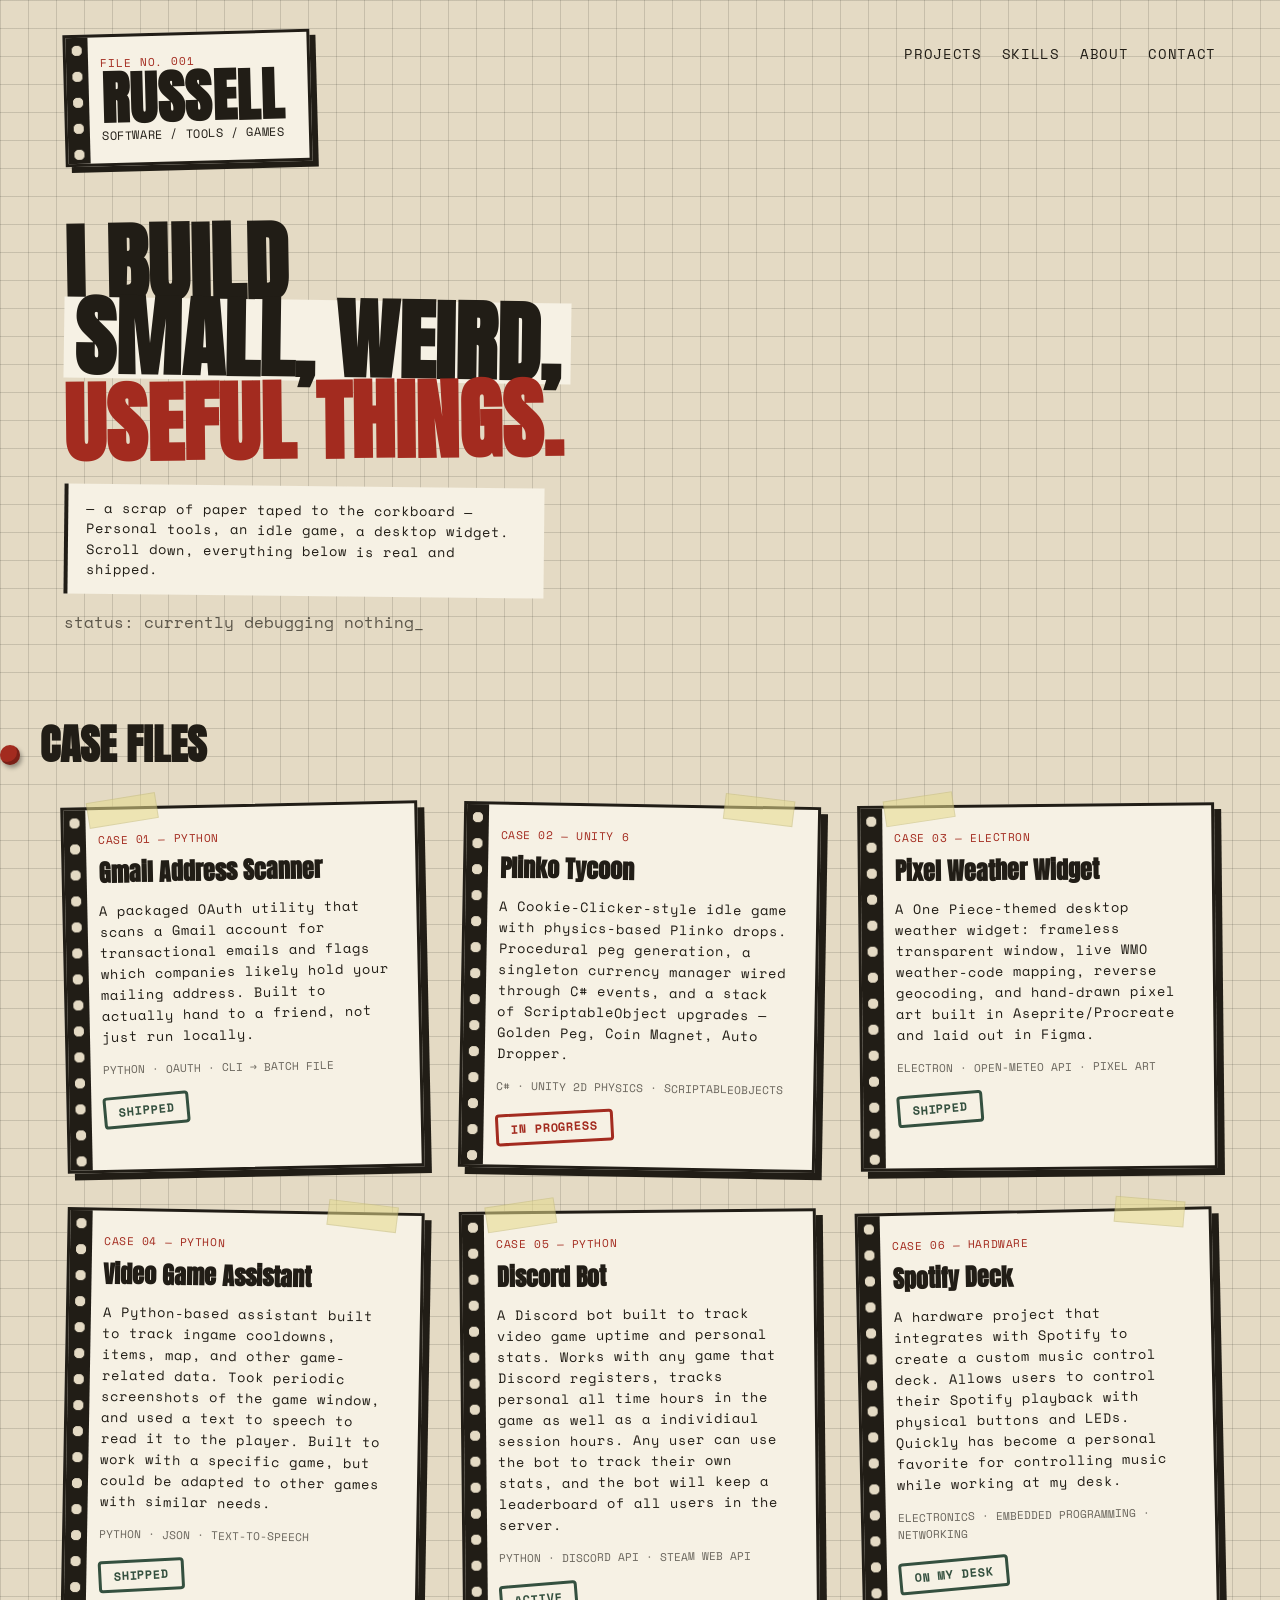
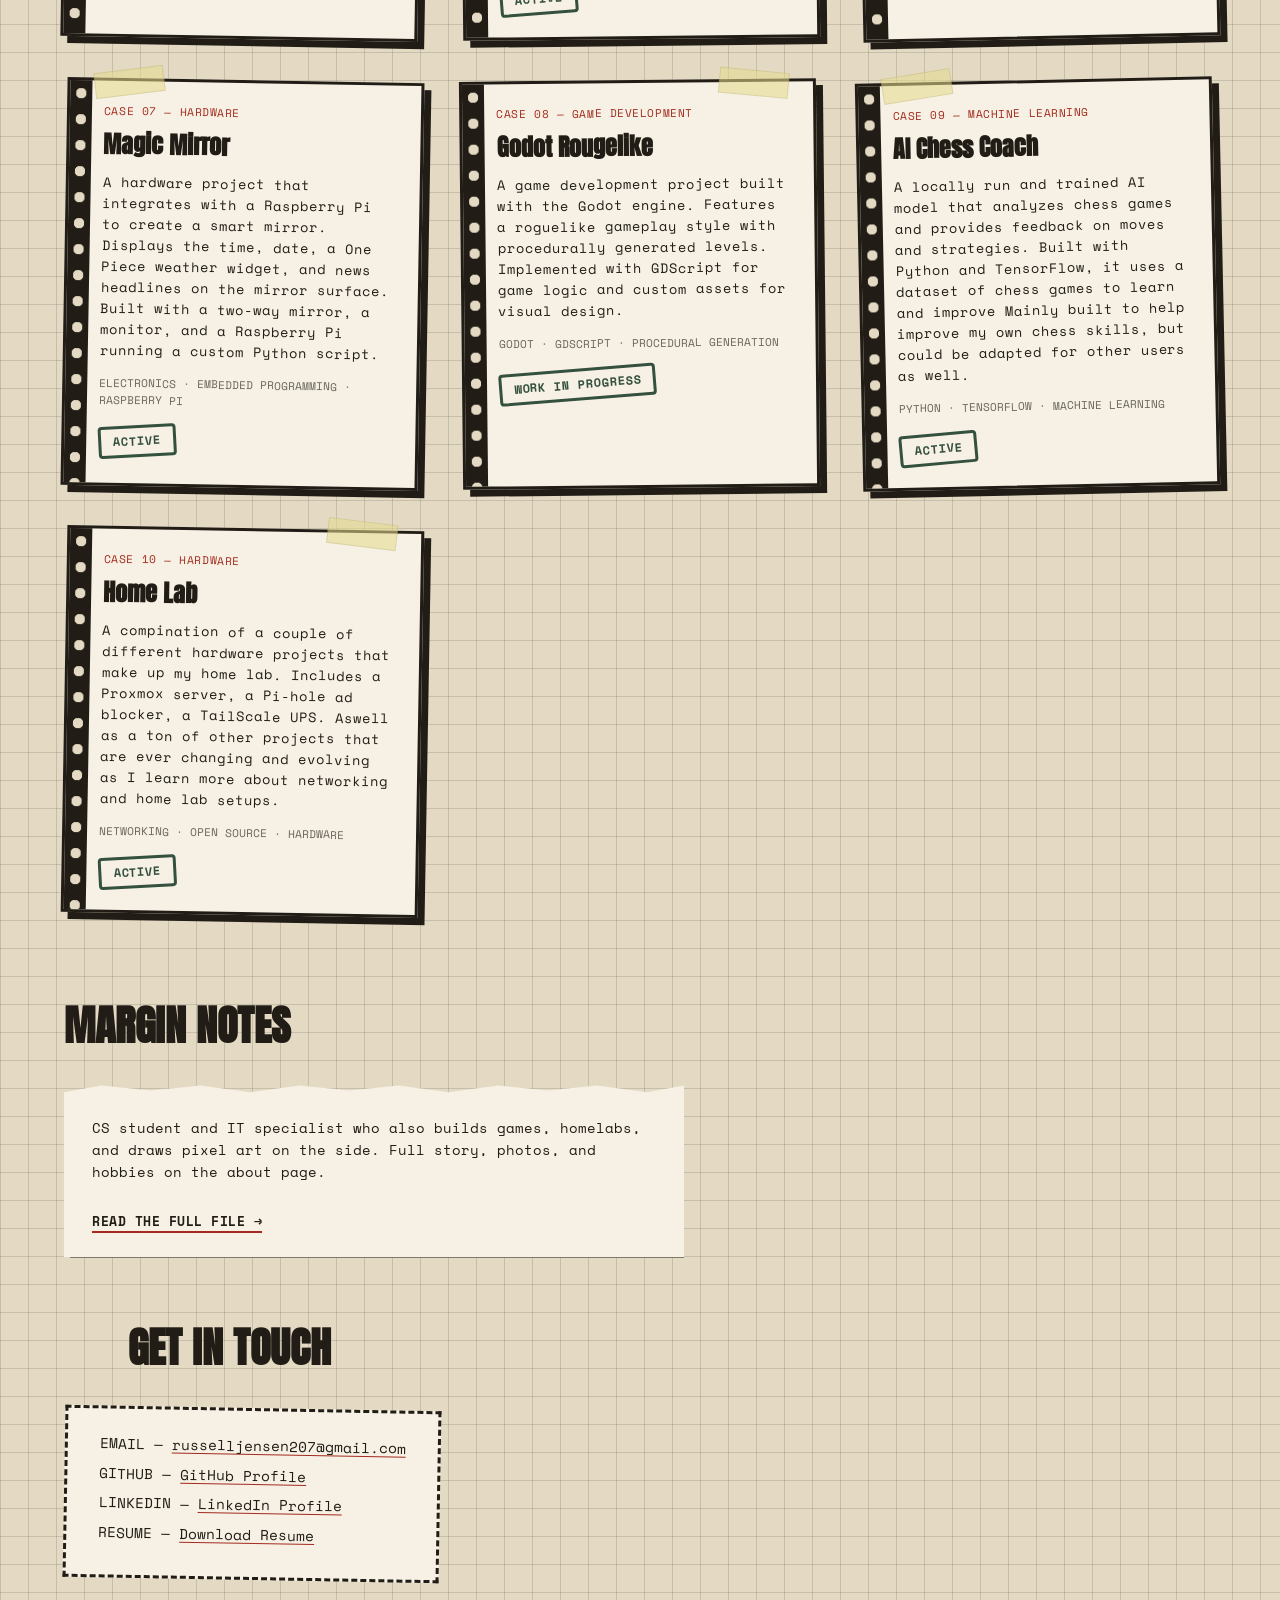
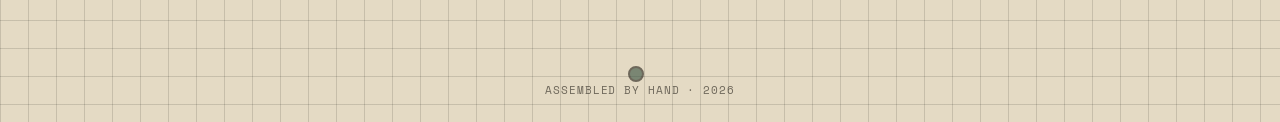
<file: index.html>
<!DOCTYPE html>
<html lang="en">
<head>
  <meta charset="UTF-8">
  <meta name="viewport" content="width=device-width, initial-scale=1.0">
  <title>Russell — Portfolio</title>

  <!-- Two fonts, two jobs: Anton for shouting, Space Mono for data/labels -->
  <link rel="preconnect" href="https://fonts.googleapis.com">
  <link href="https://fonts.googleapis.com/css2?family=Anton&family=Space+Mono:wght@400;700&display=swap" rel="stylesheet">

  <link rel="stylesheet" href="style.css">
</head>
<body>

  <!-- ============ HEADER ============ -->
  <header class="masthead">
    <div class="masthead__id-card">
      <span class="punch-strip" aria-hidden="true"></span>
      <p class="id-card__label">FILE NO. 001</p>
      <h1 class="id-card__name">RUSSELL</h1>
      <p class="id-card__role">SOFTWARE / TOOLS / GAMES</p>
    </div>

    <nav class="masthead__nav">
      <a href="#projects">PROJECTS</a>
      <a href="skills.html">SKILLS</a>
      <a href="about.html">ABOUT</a>
      <a href="#contact">CONTACT</a>
    </nav>
  </header>

  <main>

    <!-- ============ HERO ============ -->
    <section class="hero">
      <h2 class="hero__headline">
        <span>I BUILD</span>
        <span>SMALL, WEIRD,</span>
        <span>USEFUL THINGS.</span>
      </h2>
      <p class="hero__note">
        — a scrap of paper taped to the corkboard —<br>
        Personal tools, an idle game, a desktop widget. Scroll down,
        everything below is real and shipped.
      </p>

      <!-- TRINKET: a little terminal-style status line with a blinking cursor.
           Purely decorative (aria-hidden), just a nerdy flourish. -->
      <p class="hero__status" aria-hidden="true">
        status: currently debugging nothing<span class="blink-cursor">_</span>
      </p>
    </section>

    <!-- ============ PROJECTS (the corkboard) ============ -->
    <section id="projects" class="corkboard">

      <h2 class="section-title section-title--pinned">
        <!-- TRINKET: a little thumbtack that idly wobbles (see .pushpin in style.css) -->
        <span class="pushpin" aria-hidden="true"></span>
        CASE FILES
      </h2>

      <div class="corkboard__grid">

        <!-- Each .index-card is a project. data-tilt controls the pinned angle in CSS. -->
        <article class="index-card" data-tilt="a">
          <span class="punch-strip" aria-hidden="true"></span>
          <div class="tape tape--top-left" aria-hidden="true"></div>
          <p class="index-card__tag">CASE 01 — PYTHON</p>
          <h3 class="index-card__title">Gmail Address Scanner</h3>
          <p class="index-card__body">
            A packaged OAuth utility that scans a Gmail account for
            transactional emails and flags which companies likely hold
            your mailing address. Built to actually hand to a friend,
            not just run locally.
          </p>
          <p class="index-card__stack">PYTHON · OAUTH · CLI → BATCH FILE</p>
          <span class="stamp stamp--green">SHIPPED</span>
        </article>

        <article class="index-card" data-tilt="b">
          <span class="punch-strip" aria-hidden="true"></span>
          <div class="tape tape--top-right" aria-hidden="true"></div>
          <p class="index-card__tag">CASE 02 — UNITY 6</p>
          <h3 class="index-card__title">Plinko Tycoon</h3>
          <p class="index-card__body">
            A Cookie-Clicker-style idle game with physics-based Plinko
            drops. Procedural peg generation, a singleton currency
            manager wired through C# events, and a stack of
            ScriptableObject upgrades — Golden Peg, Coin Magnet,
            Auto Dropper.
          </p>
          <p class="index-card__stack">C# · UNITY 2D PHYSICS · SCRIPTABLEOBJECTS</p>
          <span class="stamp stamp--red">IN PROGRESS</span>
        </article>

        <article class="index-card" data-tilt="c">
          <span class="punch-strip" aria-hidden="true"></span>
          <div class="tape tape--top-left" aria-hidden="true"></div>
          <p class="index-card__tag">CASE 03 — ELECTRON</p>
          <h3 class="index-card__title">Pixel Weather Widget</h3>
          <p class="index-card__body">
            A One Piece-themed desktop weather widget: frameless
            transparent window, live WMO weather-code mapping, reverse
            geocoding, and hand-drawn pixel art built in Aseprite/Procreate and
            laid out in Figma.
          </p>
          <p class="index-card__stack">ELECTRON · OPEN-METEO API · PIXEL ART</p>
          <span class="stamp stamp--green">SHIPPED</span>
        </article>

        <article class="index-card" data-tilt="b">
          <span class="punch-strip" aria-hidden="true"></span>
          <div class="tape tape--top-right" aria-hidden="true"></div>
          <p class="index-card__tag">CASE 04 — PYTHON</p>
          <h3 class="index-card__title">Video Game Assistant</h3>
          <p class="index-card__body">
            A Python-based assistant built to track ingame cooldowns, items, map, and other game-related data.
            Took periodic screenshots of the game window, and used a text to speech to read it to the player.
            Built to work with a specific game, but could be adapted to other games with similar needs. 
          </p>
          <p class="index-card__stack">PYTHON · JSON · TEXT-TO-SPEECH </p>
          <span class="stamp stamp--green">SHIPPED</span>
        </article>

        <article class="index-card" data-tilt="c">
          <span class="punch-strip" aria-hidden="true"></span>
          <div class="tape tape--top-left" aria-hidden="true"></div>
          <p class="index-card__tag">CASE 05 — PYTHON</p>
          <h3 class="index-card__title">Discord Bot</h3>
          <p class="index-card__body">
            A Discord bot built to track video game uptime and personal stats.
            Works with any game that Discord registers, tracks personal all time hours in the game as well as a individiaul session hours.
            Any user can use the bot to track their own stats, and the bot will keep a leaderboard of all users in the server.
          </p>
          <p class="index-card__stack">PYTHON · DISCORD API · STEAM WEB API </p>
          <span class="stamp stamp--green">ACTIVE</span>
        </article>


        <article class="index-card" data-tilt="a">
          <span class="punch-strip" aria-hidden="true"></span>
          <div class="tape tape--top-right" aria-hidden="true"></div>
          <p class="index-card__tag">CASE 06 — HARDWARE</p>
          <h3 class="index-card__title">Spotify Deck</h3>
          <p class="index-card__body">
            A hardware project that integrates with Spotify to create a custom music control deck.
            Allows users to control their Spotify playback with physical buttons and LEDs.
            Quickly has become a personal favorite for controlling music while working at my desk.
          </p>
          <p class="index-card__stack">ELECTRONICS · EMBEDDED PROGRAMMING · NETWORKING </p>
          <span class="stamp stamp--green">ON MY DESK</span>
        </article>

        <article class="index-card" data-tilt="b">
          <span class="punch-strip" aria-hidden="true"></span>
          <div class="tape tape--top-left" aria-hidden="true"></div>
          <p class="index-card__tag">CASE 07 — HARDWARE</p>
          <h3 class="index-card__title">Magic Mirror</h3>
          <p class="index-card__body">
            A hardware project that integrates with a Raspberry Pi to create a smart mirror.
            Displays the time, date, a One Piece weather widget, and news headlines on the mirror surface.
            Built with a two-way mirror, a monitor, and a Raspberry Pi running a custom Python script.
          </p>
          <p class="index-card__stack">ELECTRONICS · EMBEDDED PROGRAMMING · RASPBERRY PI </p>
          <span class="stamp stamp--green">ACTIVE</span>
        </article>

        <article class="index-card" data-tilt="c">
          <span class="punch-strip" aria-hidden="true"></span>
          <div class="tape tape--top-right" aria-hidden="true"></div>
          <p class="index-card__tag">CASE 08 — GAME DEVELOPMENT</p>
          <h3 class="index-card__title">Godot Rougelike</h3>
          <p class="index-card__body">
            A game development project built with the Godot engine.
            Features a roguelike gameplay style with procedurally generated levels.
            Implemented with GDScript for game logic and custom assets for visual design.
          </p>
          <p class="index-card__stack">GODOT · GDSCRIPT · PROCEDURAL GENERATION </p>
          <span class="stamp stamp--green">WORK IN PROGRESS</span>
        </article>

        <article class="index-card" data-tilt="a">
          <span class="punch-strip" aria-hidden="true"></span>
          <div class="tape tape--top-left" aria-hidden="true"></div>
          <p class="index-card__tag">CASE 09 — MACHINE LEARNING</p>
          <h3 class="index-card__title">AI Chess Coach</h3>
          <p class="index-card__body">
            A locally run and trained AI model that analyzes chess games and provides feedback on moves and strategies.
            Built with Python and TensorFlow, it uses a dataset of chess games to learn and improve
            Mainly built to help improve my own chess skills, but could be adapted for other users as well.
          </p>
          <p class="index-card__stack">PYTHON · TENSORFLOW · MACHINE LEARNING </p>
          <span class="stamp stamp--green">ACTIVE</span>
        </article>

        <article class="index-card" data-tilt="b">
          <span class="punch-strip" aria-hidden="true"></span>
          <div class="tape tape--top-right" aria-hidden="true"></div>
          <p class="index-card__tag">CASE 10 — HARDWARE</p>
          <h3 class="index-card__title">Home Lab</h3>
          <p class="index-card__body">
            A compination of a couple of different hardware projects that make up my home lab.
            Includes a Proxmox server, a Pi-hole ad blocker, a TailScale UPS.
            Aswell as a ton of other projects that are ever changing and evolving as I learn more about networking and home lab setups.
          </p>
          <p class="index-card__stack">NETWORKING · OPEN SOURCE · HARDWARE </p>
          <span class="stamp stamp--green">ACTIVE</span>
        </article>

      </div>
    </section>

    <!-- ============ ABOUT (teaser — full page lives at about.html) ============ -->
    <section id="about-teaser" class="about-teaser">
      <h2 class="section-title">MARGIN NOTES</h2>
      <div class="about__clipping about__clipping--teaser">
        <p>
          CS student and IT specialist who also builds games, homelabs,
          and draws pixel art on the side. Full story, photos, and hobbies
          on the about page.
        </p>
        <a href="about.html" class="clipping-link">READ THE FULL FILE →</a>
      </div>
    </section>

    <!-- ============ CONTACT ============ -->
    <section id="contact" class="contact">
      <h2 class="section-title">GET IN TOUCH</h2>
      <div class="contact__card">
        <p class="contact__line">EMAIL — <a href="mailto:russelljensen207@gmail.com">russelljensen207@gmail.com</a></p>
        <p class="contact__line">GITHUB — <a href="https://github.com/RussellJ-7?tab=overview&amp;from=2026-08-01&amp;to=2026-08-31" target="_blank" rel="noopener noreferrer">GitHub Profile</a></p>
        <p class="contact__line">LINKEDIN — <a href="https://www.linkedin.com/in/russell-jensen-902366386/" target="_blank" rel="noopener noreferrer">LinkedIn Profile</a></p>
        <p class="contact__line">RESUME — <a href="Images/RJ-Resume.pdf" target="_blank" rel="noopener noreferrer">Download Resume</a></p>
      </div>
    </section>

  </main>

  <footer class="footer">
    <!-- TRINKET: a small spinning coin, a nod to the Plinko Tycoon currency icon.
         Pure decoration (aria-hidden), CSS-animated, no image file needed. -->
    <span class="coin-spinner" aria-hidden="true"></span>
    <p>ASSEMBLED BY HAND · <span id="year"></span></p>
  </footer>

  <script>
    document.getElementById('year').textContent = new Date().getFullYear();
  </script>

</body>
</html>
</file>
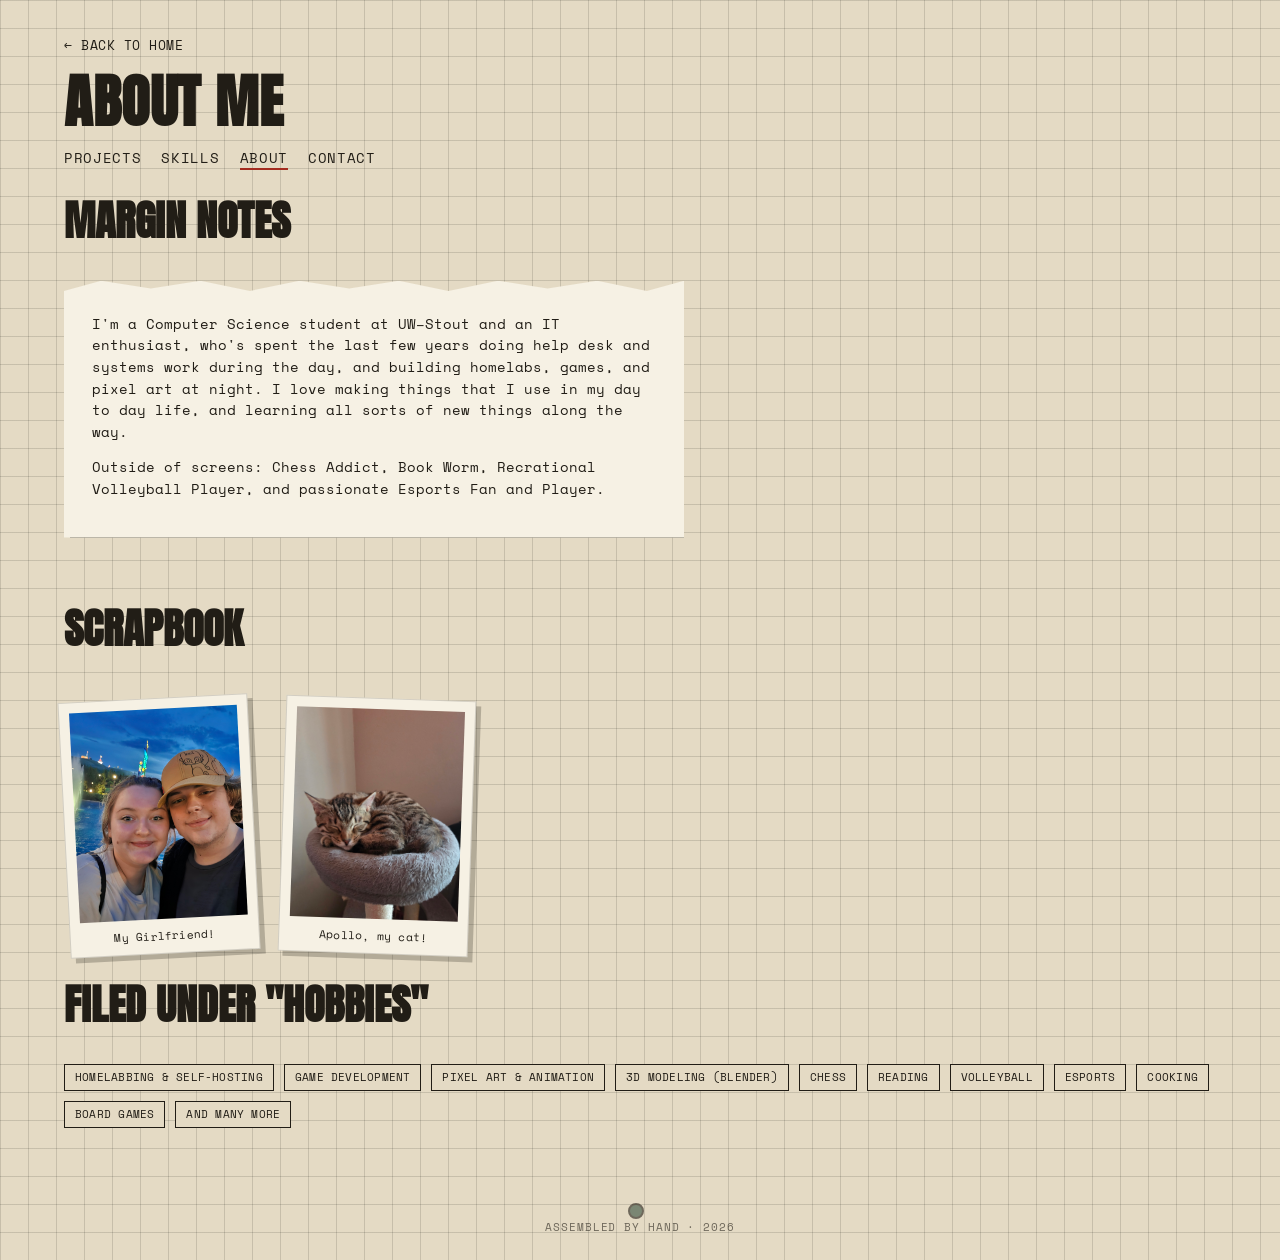
<file: about.html>
<!DOCTYPE html>
<html lang="en">
<head>
  <meta charset="UTF-8">
  <meta name="viewport" content="width=device-width, initial-scale=1.0">
  <title>About — Russell</title>
  <link rel="preconnect" href="https://fonts.googleapis.com">
  <link href="https://fonts.googleapis.com/css2?family=Anton&family=Space+Mono:wght@400;700&display=swap" rel="stylesheet">
  <link rel="stylesheet" href="style.css">
</head>
<body>

  <header class="page-header">
    <a href="index.html" class="page-header__back">← BACK TO HOME</a>
    <h1 class="id-card__name">ABOUT ME</h1>
    <nav class="page-header__nav">
      <a href="index.html#projects">PROJECTS</a>
      <a href="skills.html">SKILLS</a>
      <a href="about.html" aria-current="page">ABOUT</a>
      <a href="index.html#contact">CONTACT</a>
    </nav>
  </header>

  <main>

    <section class="about">
      <h2 class="section-title">MARGIN NOTES</h2>
      <div class="about__clipping">
        <p>
          I'm a Computer Science student at UW–Stout and an IT enthusiast,
          who's spent the last few years doing help desk and systems work
          during the day, and building homelabs, games, and pixel art at
          night. I love making things that I use in my day to day life, and learning all sorts of new things along the way.
        </p>
        <p>
          Outside of screens: Chess Addict, Book Worm,
           Recrational Volleyball Player, and passionate Esports Fan and Player.
        </p>
      </div>
    </section>

    <!-- ============ SCRAPBOOK ============
         Four polaroid-style frames. Each is currently a dashed
         placeholder — swap .polaroid__placeholder for a real <img>
         once you have photos (see the HTML comment on the first one). -->
    <section class="about-photos">
      <h2 class="section-title">SCRAPBOOK</h2>
      <div class="scrapbook">

        <!--
          HOW TO SWAP IN A REAL PHOTO:
          1. Put an image file in an /images folder next to this HTML file.
          2. Replace the whole <div class="polaroid__placeholder">...</div>
             with: <img src="images/your-file.jpg" alt="short description">
          Everything else (rotation, tape, caption) stays the same.
        -->
        <figure class="polaroid">
          <img src="Images/Pookie.jpg" alt="A picture of my girlfriend">
          <figcaption class="polaroid__caption">My Girlfriend!</figcaption>
        </figure>
        <!--
        <figure class="polaroid">
          <img src="Images/Chess.jpg" alt="An image of a chess board mid-game">
          <figcaption class="polaroid__caption">Chess!</figcaption>
        </figure>
        
        <figure class="polaroid">
          <img src="Images/Volleyball.jpg" alt="A picture of volleyball">
          <figcaption class="polaroid__caption">Volleyball!</figcaption>
        </figure>
      -->
        <figure class="polaroid">
          <img src="Images/Apollo.jpg" alt="A picture of my cat Apollo">
          <figcaption class="polaroid__caption">Apollo, my cat!</figcaption>
        </figure>

      </div>
    </section>

    <!-- ============ HOBBIES ============ -->
    <section class="about-hobbies">
      <h2 class="section-title">FILED UNDER "HOBBIES"</h2>
      <div class="hobby-tags">
        <span class="skill-tag">HOMELABBING & SELF-HOSTING</span>
        <span class="skill-tag">GAME DEVELOPMENT</span>
        <span class="skill-tag">PIXEL ART & ANIMATION</span>
        <span class="skill-tag">3D MODELING (BLENDER)</span>
        <span class="skill-tag">CHESS</span>
        <span class="skill-tag">READING</span>
        <span class="skill-tag">VOLLEYBALL</span>
        <span class="skill-tag">ESPORTS</span>
        <span class="skill-tag">COOKING</span>
        <span class="skill-tag">BOARD GAMES</span>
        <span class="skill-tag">AND MANY MORE</span>
      </div>
    </section>

  </main>

  <footer class="footer">
    <span class="coin-spinner" aria-hidden="true"></span>
    <p>ASSEMBLED BY HAND · <span id="year"></span></p>
  </footer>

  <script>
    document.getElementById('year').textContent = new Date().getFullYear();
  </script>

</body>
</html>
</file>
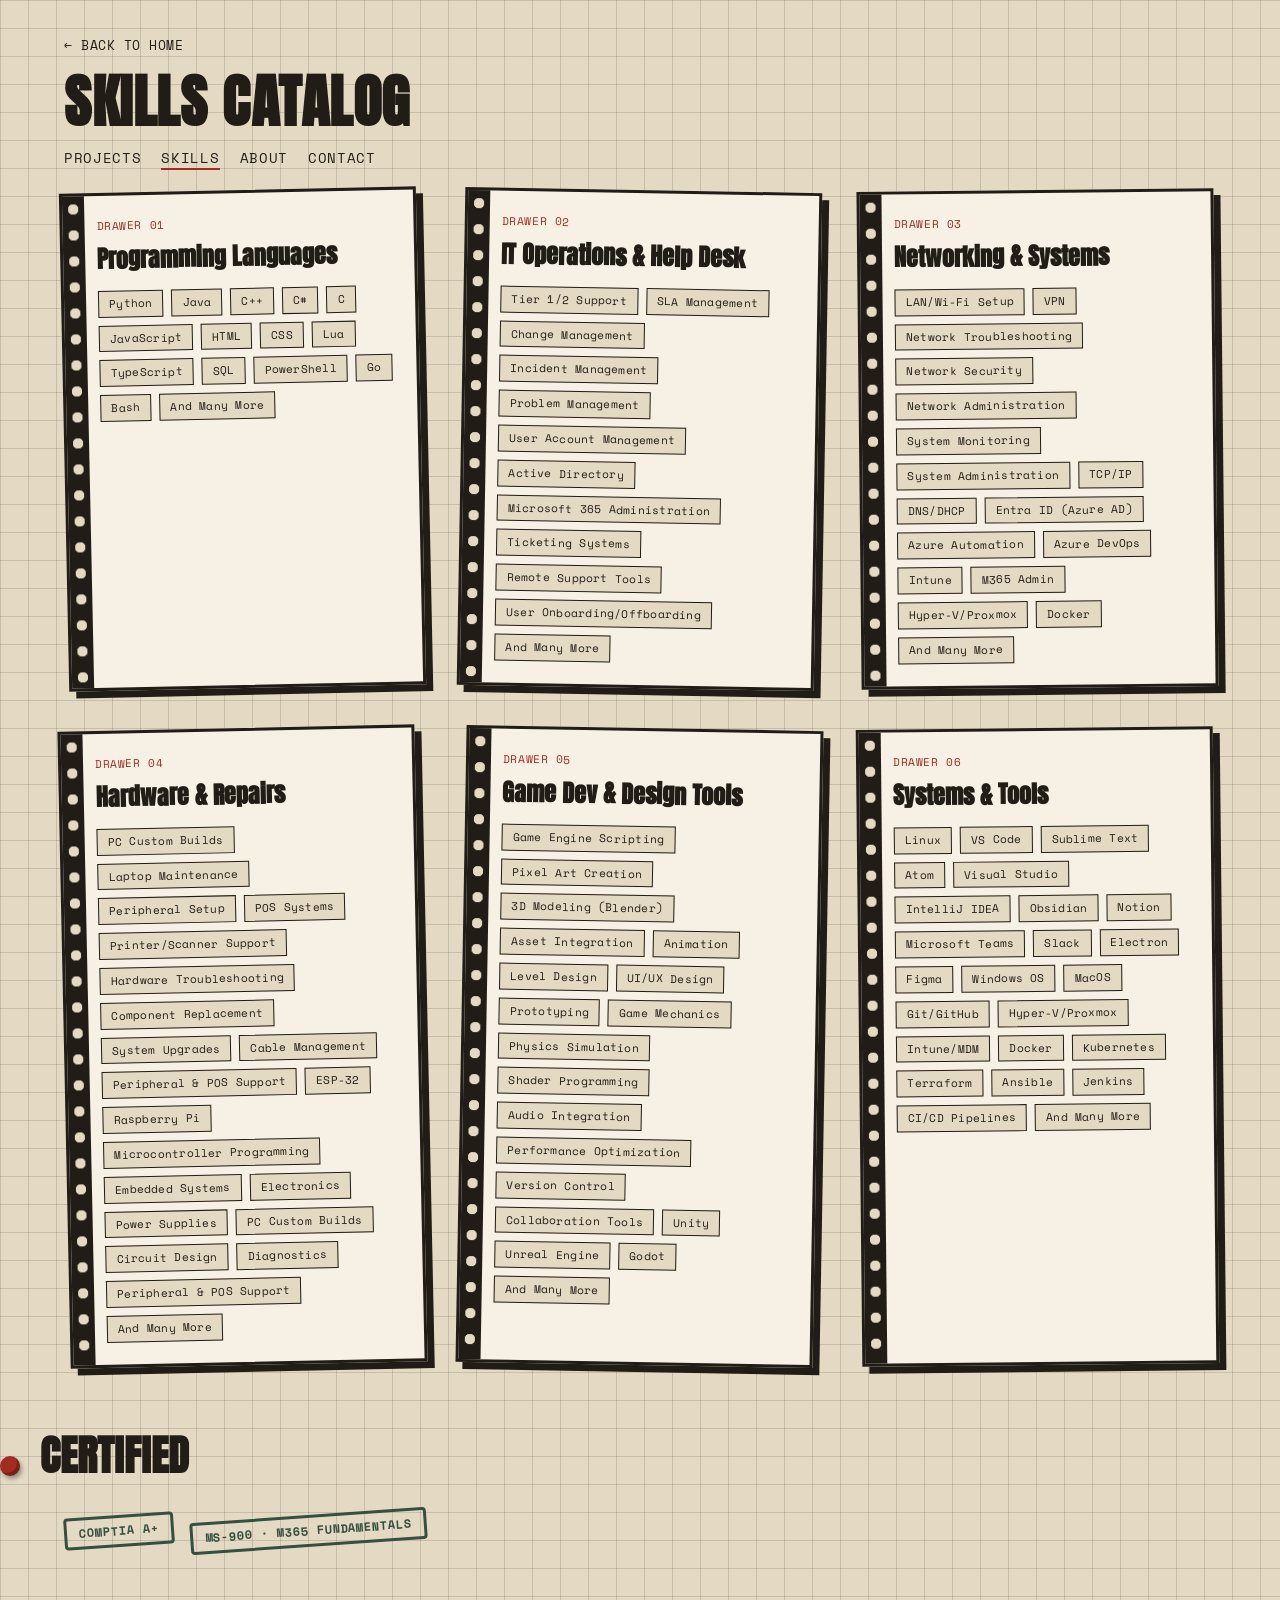
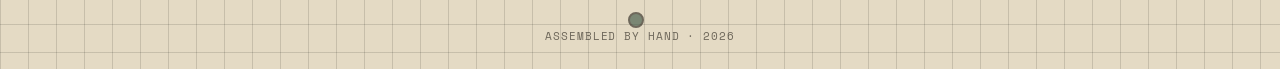
<file: skills.html>
<!DOCTYPE html>
<html lang="en">
<head>
  <meta charset="UTF-8">
  <meta name="viewport" content="width=device-width, initial-scale=1.0">
  <title>Skills — Russell</title>
  <link rel="preconnect" href="https://fonts.googleapis.com">
  <link href="https://fonts.googleapis.com/css2?family=Anton&family=Space+Mono:wght@400;700&display=swap" rel="stylesheet">
  <link rel="stylesheet" href="style.css">
</head>
<body>

  <header class="page-header">
    <a href="index.html" class="page-header__back">← BACK TO HOME</a>
    <h1 class="id-card__name">SKILLS CATALOG</h1>
    <nav class="page-header__nav">
      <a href="index.html#projects">PROJECTS</a>
      <a href="skills.html" aria-current="page">SKILLS</a>
      <a href="about.html">ABOUT</a>
      <a href="index.html#contact">CONTACT</a>
    </nav>
  </header>

  <main>

    <section class="skills-catalog">
      <div class="skills-catalog__grid">

        <article class="index-card" data-tilt="a">
          <span class="punch-strip" aria-hidden="true"></span>
          <p class="index-card__tag">DRAWER 01</p>
          <h3 class="index-card__title">Programming Languages</h3>
          <div class="skill-tags">
            <span class="skill-tag">Python</span>
            <span class="skill-tag">Java</span>
            <span class="skill-tag">C++</span>
            <span class="skill-tag">C#</span>
            <span class="skill-tag">C</span>
            <span class="skill-tag">JavaScript</span>
            <span class="skill-tag">HTML</span>
            <span class="skill-tag">CSS</span>
            <span class="skill-tag">Lua</span>
            <span class="skill-tag">TypeScript</span>
            <span class="skill-tag">SQL</span>
            <span class="skill-tag">PowerShell</span>
            <span class="skill-tag">Go</span>
            <span class="skill-tag">Bash</span>
            <span class="skill-tag">And Many More</span>
          </div>
        </article>

        <article class="index-card" data-tilt="b">
          <span class="punch-strip" aria-hidden="true"></span>
          <p class="index-card__tag">DRAWER 02</p>
          <h3 class="index-card__title">IT Operations & Help Desk</h3>
          <div class="skill-tags">
            <span class="skill-tag">Tier 1/2 Support</span>
            <span class="skill-tag">SLA Management</span>
            <span class="skill-tag">Change Management</span>
            <span class="skill-tag">Incident Management</span>
            <span class="skill-tag">Problem Management</span>
            <span class="skill-tag">User Account Management</span>
            <span class="skill-tag">Active Directory</span>
            <span class="skill-tag">Microsoft 365 Administration</span>
            <span class="skill-tag">Ticketing Systems</span>
            <span class="skill-tag">Remote Support Tools</span>
            <span class="skill-tag">User Onboarding/Offboarding</span>
            <span class="skill-tag">And Many More</span>
          </div>
        </article>

        <article class="index-card" data-tilt="c">
          <span class="punch-strip" aria-hidden="true"></span>
          <p class="index-card__tag">DRAWER 03</p>
          <h3 class="index-card__title">Networking & Systems</h3>
          <div class="skill-tags">
            <span class="skill-tag">LAN/Wi-Fi Setup</span>
            <span class="skill-tag">VPN</span>
            <span class="skill-tag">Network Troubleshooting</span>
            <span class="skill-tag">Network Security</span>
            <span class="skill-tag">Network Administration</span>
            <span class="skill-tag">System Monitoring</span>
            <span class="skill-tag">System Administration</span>
            <span class="skill-tag">TCP/IP</span>
            <span class="skill-tag">DNS/DHCP</span>
            <span class="skill-tag">Entra ID (Azure AD)</span>
            <span class="skill-tag">Azure Automation</span>
            <span class="skill-tag">Azure DevOps</span>
            <span class="skill-tag">Intune</span>
            <span class="skill-tag">M365 Admin</span>
            <span class="skill-tag">Hyper-V/Proxmox</span>
            <span class="skill-tag">Docker</span>
            <span class="skill-tag">And Many More</span>
          </div>
        </article>

        <article class="index-card" data-tilt="a">
          <span class="punch-strip" aria-hidden="true"></span>
          <p class="index-card__tag">DRAWER 04</p>
          <h3 class="index-card__title">Hardware & Repairs</h3>
          <div class="skill-tags">
            <span class="skill-tag">PC Custom Builds</span>
            <span class="skill-tag">Laptop Maintenance</span>
            <span class="skill-tag">Peripheral Setup</span>
            <span class="skill-tag">POS Systems</span>
            <span class="skill-tag">Printer/Scanner Support</span>
            <span class="skill-tag">Hardware Troubleshooting</span>
            <span class="skill-tag">Component Replacement</span>
            <span class="skill-tag">System Upgrades</span>
            <span class="skill-tag">Cable Management</span>
            <span class="skill-tag">Peripheral & POS Support</span>
            <span class="skill-tag">ESP-32</span>
            <span class="skill-tag">Raspberry Pi</span>
            <span class="skill-tag">Microcontroller Programming</span>
            <span class="skill-tag">Embedded Systems</span>
            <span class="skill-tag">Electronics</span>
            <span class="skill-tag">Power Supplies</span>
            <span class="skill-tag">PC Custom Builds</span>
            <span class="skill-tag">Circuit Design</span>
            <span class="skill-tag">Diagnostics</span>
            <span class="skill-tag">Peripheral & POS Support</span>
            <span class="skill-tag">And Many More</span>
          </div>
        </article>

        <article class="index-card" data-tilt="b">
          <span class="punch-strip" aria-hidden="true"></span>
          <p class="index-card__tag">DRAWER 05</p>
          <h3 class="index-card__title">Game Dev & Design Tools</h3>
          <div class="skill-tags">
            <span class="skill-tag">Game Engine Scripting</span>
            <span class="skill-tag">Pixel Art Creation</span>
            <span class="skill-tag">3D Modeling (Blender)</span>
            <span class="skill-tag">Asset Integration</span>
            <span class="skill-tag">Animation</span>
            <span class="skill-tag">Level Design</span>
            <span class="skill-tag">UI/UX Design</span>
            <span class="skill-tag">Prototyping</span>
            <span class="skill-tag">Game Mechanics</span>
            <span class="skill-tag">Physics Simulation</span>
            <span class="skill-tag">Shader Programming</span>
            <span class="skill-tag">Audio Integration</span>
            <span class="skill-tag">Performance Optimization</span>
            <span class="skill-tag">Version Control</span>
            <span class="skill-tag">Collaboration Tools</span>
            <span class="skill-tag">Unity</span>
            <span class="skill-tag">Unreal Engine</span>
            <span class="skill-tag">Godot</span>
            <span class="skill-tag">And Many More</span>
          </div>
        </article>

        <article class="index-card" data-tilt="c">
          <span class="punch-strip" aria-hidden="true"></span>
          <p class="index-card__tag">DRAWER 06</p>
          <h3 class="index-card__title">Systems & Tools</h3>
          <div class="skill-tags">
            <span class="skill-tag">Linux</span>
            <span class="skill-tag">VS Code</span>
            <span class="skill-tag">Sublime Text</span>
            <span class="skill-tag">Atom</span>
            <span class="skill-tag">Visual Studio</span>
            <span class="skill-tag">IntelliJ IDEA</span>
            <span class="skill-tag">Obsidian</span>
            <span class="skill-tag">Notion</span>
            <span class="skill-tag">Microsoft Teams</span>
            <span class="skill-tag">Slack</span>
            <span class="skill-tag">Electron</span>
            <span class="skill-tag">Figma</span>
            <span class="skill-tag">Windows OS</span>
            <span class="skill-tag">MacOS</span>
            <span class="skill-tag">Git/GitHub</span>
            <span class="skill-tag">Hyper-V/Proxmox</span>
            <span class="skill-tag">Intune/MDM</span>
            <span class="skill-tag">Docker</span>
            <span class="skill-tag">Kubernetes</span>
            <span class="skill-tag">Terraform</span>
            <span class="skill-tag">Ansible</span>
            <span class="skill-tag">Jenkins</span>
            <span class="skill-tag">CI/CD Pipelines</span>
            <span class="skill-tag">And Many More</span>
          </div>
        </article>

      </div>
    </section>

    <!-- ============ CERTIFICATIONS ============
         Styled as approval stamps, since that's literally what they are. -->
    <section class="certs-section">
      <h2 class="section-title section-title--pinned">
        <span class="pushpin" aria-hidden="true"></span>
        CERTIFIED
      </h2>
      <div class="certs">
        <span class="stamp stamp--green">COMPTIA A+</span>
        <span class="stamp stamp--green">MS-900 · M365 FUNDAMENTALS</span>
      </div>
    </section>

  </main>

  <footer class="footer">
    <span class="coin-spinner" aria-hidden="true"></span>
    <p>ASSEMBLED BY HAND · <span id="year"></span></p>
  </footer>

  <script>
    document.getElementById('year').textContent = new Date().getFullYear();
  </script>

</body>
</html>
</file>
<file: style.css>
/* =========================================================================
   PORTFOLIO STYLESHEET — read top to bottom, it's written as a lesson.
   Every new CSS concept gets a comment the FIRST time it shows up.
   After that, you'll see it reused without a re-explanation.
   ========================================================================= */


/* -------------------------------------------------------------------------
   1. CUSTOM PROPERTIES ("CSS variables")
   Define values once here, reuse them everywhere with var(--name).
   This is the single biggest quality-of-life upgrade for a beginner:
   change one line here, the whole site updates.
   ------------------------------------------------------------------------- */
:root {
  --paper-bg:     #E4DAC4;  /* kraft board background */
  --paper-card:   #F6F1E4;  /* off-white index card */
  --ink:          #211D16;  /* near-black, warmer than pure #000 */
  --stamp-red:    #A32B1F;
  --stamp-green:  #34503F;
  --tape:         rgba(230, 219, 140, 0.55);
  --line:         rgba(33, 29, 22, 0.15); /* soft pencil-grey rule lines */

  --font-display: 'Anton', sans-serif;
  --font-mono:    'Space Mono', monospace;
}

/* -------------------------------------------------------------------------
   2. THE RESET
   Browsers add their own default margins/padding to elements. We zero
   them out first so every spacing decision below is one WE made on
   purpose, not a leftover default fighting us.
   ------------------------------------------------------------------------- */
* {
  margin: 0;
  padding: 0;
  box-sizing: border-box; /* explained below, at .index-card */
}

body {
  background-color: var(--paper-bg);
  /* a very subtle grid, like graph/engineering paper, using two repeating
     linear gradients as a background image instead of an actual image file */
  background-image:
    linear-gradient(var(--line) 1px, transparent 1px),
    linear-gradient(90deg, var(--line) 1px, transparent 1px);
  background-size: 28px 28px;
  color: var(--ink);
  font-family: var(--font-mono);
  line-height: 1.5;
}

a { color: inherit; }

/* -------------------------------------------------------------------------
   3. THE BOX MODEL (the single most important CSS concept)
   Every element is a rectangle made of four layers, from inside out:
     content -> padding -> border -> margin
   padding = space INSIDE the border (pushes content away from the edge)
   border  = the edge itself
   margin  = space OUTSIDE the border (pushes other elements away)

   By default, width/height only measure the CONTENT box, so adding
   padding or a border makes the element bigger than the width you set.
   `box-sizing: border-box` (set globally above) changes that: width/height
   now include padding + border, so an element with width:300px stays
   300px wide no matter how much padding you add. Almost every modern
   site uses border-box for exactly this reason.
   ------------------------------------------------------------------------- */


/* -------------------------------------------------------------------------
   4. MASTHEAD — our first FLEXBOX
   Flexbox arranges children in a single row (or column) and handles the
   "push these apart" / "center these" problems that used to be painful.
   display:flex on a parent turns on flex layout for its direct children.
   ------------------------------------------------------------------------- */
.masthead {
  display: flex;
  justify-content: space-between; /* pushes the two children to opposite ends */
  align-items: flex-start;        /* aligns them along the top */
  flex-wrap: wrap;                /* lets them drop to a new line on narrow screens */
  gap: 24px;                      /* space between flex children, no margin hacks needed */
  padding: 32px clamp(20px, 5vw, 64px) 0;
}

.masthead__id-card {
  position: relative; /* explained at .tape below — this lets punch-strip sit inside precisely */
  background: var(--paper-card);
  border: 3px solid var(--ink);
  padding: 18px 24px 18px 34px; /* extra left padding to leave room for the punch-strip */
  transform: rotate(-1.5deg);   /* a slight tilt is what sells "pinned to a board" */
  box-shadow: 6px 6px 0 var(--ink); /* a hard offset shadow reads as a physical card, not a soft UI shadow */
}

/* -------------------------------------------------------------------------
   5. PSEUDO-ELEMENTS (::before / ::after)
   These let you generate an extra box attached to an element without
   adding a real HTML tag for it. Perfect for pure decoration — like the
   row of punch-card holes down the card's edge — that has no real content.
   `content: ""` is required, even empty, or the pseudo-element won't render.
   ------------------------------------------------------------------------- */
.punch-strip {
  position: absolute; /* positions relative to the nearest ancestor with position:relative */
  top: 0;
  left: 0;
  width: 22px;
  height: 100%;
  background-color: var(--ink);
  /* repeating-radial-gradient "cuts" evenly spaced circles out of the strip
     by painting them the same color as the page background */
  background-image: radial-gradient(circle at 11px, var(--paper-bg) 5px, transparent 5.5px);
  background-size: 22px 26px;
  background-repeat: repeat-y;
}

.id-card__label {
  font-size: 0.7rem;
  letter-spacing: 0.08em;
  color: var(--stamp-red);
}

.id-card__name {
  font-family: var(--font-display);
  font-size: clamp(2.2rem, 6vw, 3.6rem);
  line-height: 0.95;
  letter-spacing: 0.01em;
}

.id-card__role {
  font-size: 0.75rem;
  letter-spacing: 0.05em;
}

.masthead__nav {
  display: flex;
  gap: 20px;
  padding-top: 12px;
  font-size: 0.85rem;
  letter-spacing: 0.05em;
}

.masthead__nav a {
  text-decoration: none;
  border-bottom: 2px solid transparent;
  transition: border-color 0.15s ease; /* animates the border smoothly instead of snapping */
}

.masthead__nav a:hover {
  border-color: var(--stamp-red);
}


/* -------------------------------------------------------------------------
   6. HERO
   ------------------------------------------------------------------------- */
.hero {
  padding: 56px clamp(20px, 5vw, 64px) 40px;
  max-width: 780px;
}

.hero__headline {
  font-family: var(--font-display);
  font-size: clamp(2.6rem, 9vw, 5.5rem);
  line-height: 0.92;
  display: flex;
  flex-direction: column; /* stack the three <span> lines instead of side by side */
}

/* Each line gets its own slight rotation and a torn-paper highlight behind it,
   so the headline itself looks collaged rather than typed in one block. */
.hero__headline span:nth-child(1) { transform: rotate(-1deg); }
.hero__headline span:nth-child(2) {
  transform: rotate(0.8deg);
  background: var(--paper-card);
  width: fit-content;
  padding: 0 10px;
  box-decoration-break: clone;
}
.hero__headline span:nth-child(3) { transform: rotate(-0.6deg); color: var(--stamp-red); }

.hero__note {
  margin-top: 24px;
  padding: 14px 18px;
  background: var(--paper-card);
  border-left: 4px solid var(--ink);
  font-size: 0.85rem;
  max-width: 480px;
  transform: rotate(0.6deg);
}


/* -------------------------------------------------------------------------
   7. SECTION TITLE — reused pattern
   ------------------------------------------------------------------------- */
.section-title {
  font-family: var(--font-display);
  font-size: clamp(1.8rem, 4vw, 2.6rem);
  padding: 0 clamp(20px, 5vw, 64px);
  margin-bottom: 28px;
}


/* -------------------------------------------------------------------------
   8. CORKBOARD — our first CSS GRID
   Flexbox is great for one row/column. Grid is better once you want a
   proper 2-D layout — here, project cards that wrap into columns AND rows.
   `repeat(auto-fit, minmax(260px, 1fr))` reads as: "fit as many columns as
   will hold at least 260px each, and stretch them evenly to fill the rest."
   That single line is what makes this responsive with zero media queries.
   ------------------------------------------------------------------------- */
.corkboard {
  padding: 40px 0 60px;
}

.corkboard__grid {
  display: grid;
  grid-template-columns: repeat(auto-fit, minmax(260px, 1fr));
  gap: 40px;
  padding: 0 clamp(20px, 5vw, 64px);
}

.index-card {
  position: relative;
  background: var(--paper-card);
  border: 3px solid var(--ink);
  padding: 22px 22px 22px 34px;
  box-shadow: 7px 7px 0 var(--ink);
  transition: transform 0.2s ease, box-shadow 0.2s ease;

  /* Animation: each card settles into place on load. `animation` here
     references the @keyframes block defined further down. */
  animation: settle 0.5s ease backwards;
}

/* Three fixed tilt angles, applied by the data-tilt attribute in the HTML,
   so no two cards sit at exactly the same angle — that variation is what
   reads as "pinned by hand" instead of "generated by a template." */
.index-card[data-tilt="a"] { transform: rotate(-1.2deg); animation-delay: 0s; }
.index-card[data-tilt="b"] { transform: rotate(1deg);    animation-delay: 0.12s; }
.index-card[data-tilt="c"] { transform: rotate(-0.6deg); animation-delay: 0.24s; }

/* On hover, straighten the card and lift the shadow — motion that responds
   to the user, which reads as interactive rather than decorative. */
.index-card:hover {
  transform: rotate(0deg) translateY(-4px);
  box-shadow: 10px 10px 0 var(--ink);
}

@keyframes settle {
  from { opacity: 0; transform: translateY(16px) rotate(0deg); }
  /* `to` intentionally has no fixed end state here — it inherits whichever
     data-tilt rotation is already set on the element, so each card settles
     into ITS OWN angle rather than one shared angle. */
}

.index-card__tag {
  font-size: 0.7rem;
  color: var(--stamp-red);
  letter-spacing: 0.05em;
  margin-bottom: 6px;
}

.index-card__title {
  font-family: var(--font-display);
  font-size: 1.5rem;
  margin-bottom: 10px;
}

.index-card__body {
  font-size: 0.85rem;
  line-height: 1.55;
  margin-bottom: 14px;
}

.index-card__stack {
  font-size: 0.7rem;
  color: var(--ink);
  opacity: 0.65;
  margin-bottom: 16px;
}

/* -------------------------------------------------------------------------
   9. TAPE CORNERS — a second use of pseudo-elements, this time via a real
   element (div.tape) instead of ::before, just to show both approaches.
   Positioned absolutely relative to the .index-card (position: relative).
   ------------------------------------------------------------------------- */
.tape {
  position: absolute;
  width: 70px;
  height: 26px;
  background: var(--tape);
  border: 1px solid rgba(0,0,0,0.08);
}

.tape--top-left  { top: -12px; left: 24px;  transform: rotate(-8deg); }
.tape--top-right { top: -12px; right: 24px; transform: rotate(6deg); }

/* -------------------------------------------------------------------------
   10. STAMPS
   A rotated badge with a thick border to mimic a rubber ink stamp.
   ------------------------------------------------------------------------- */
.stamp {
  display: inline-block;
  font-family: var(--font-mono);
  font-weight: 700;
  font-size: 0.75rem;
  letter-spacing: 0.08em;
  padding: 4px 12px;
  border: 3px solid currentColor; /* currentColor = "whatever this element's text color is" */
  border-radius: 4px;
  transform: rotate(-4deg);
}

.stamp--green { color: var(--stamp-green); }
.stamp--red   { color: var(--stamp-red); }


/* -------------------------------------------------------------------------
   11. ABOUT — a "torn paper clipping" look using clip-path
   clip-path lets you cut a shape out of a box. A jagged polygon here
   fakes a torn paper edge along the top of the clipping.
   ------------------------------------------------------------------------- */
.about {
  padding: 20px 0 60px;
}

.about__clipping {
  max-width: 620px;
  margin: 0 clamp(20px, 5vw, 64px);
  background: var(--paper-card);
  padding: 32px 28px 24px;
  box-shadow: 6px 6px 0 var(--ink);
  clip-path: polygon(
    0% 4%, 6% 0%, 14% 3%, 22% 0%, 30% 4%, 38% 0%, 46% 3%, 54% 0%,
    62% 4%, 70% 0%, 78% 3%, 86% 0%, 94% 4%, 100% 0%,
    100% 100%, 0% 100%
  );
}

.about__clipping p {
  font-size: 0.9rem;
  margin-bottom: 14px;
}


/* -------------------------------------------------------------------------
   12. CONTACT
   ------------------------------------------------------------------------- */
.contact {
  padding: 20px clamp(20px, 5vw, 64px) 60px;
}

.contact__card {
  display: inline-block;
  background: var(--paper-card);
  border: 3px dashed var(--ink); /* dashed border reads as "cut along this line" */
  padding: 24px 32px;
  transform: rotate(1deg);
}

.contact__line {
  font-size: 0.9rem;
  margin-bottom: 8px;
}

.contact__line a {
  text-decoration: underline;
  text-decoration-color: var(--stamp-red);
  text-underline-offset: 3px;
}


/* -------------------------------------------------------------------------
   13. FOOTER
   ------------------------------------------------------------------------- */
.footer {
  text-align: center;
  padding: 24px;
  font-size: 0.7rem;
  letter-spacing: 0.08em;
  opacity: 0.6;
}


/* -------------------------------------------------------------------------
   14b. PLACEHOLDER CARD VARIANT
   A dashed border + lower opacity marks this card as "not real content yet"
   at a glance, so it never gets mistaken for a shipped project.
   ------------------------------------------------------------------------- */
.index-card--placeholder {
  border-style: dashed;
  opacity: 0.7;
}

.index-card--placeholder:hover {
  opacity: 1;
}

/* -------------------------------------------------------------------------
   14c. ABOUT TEASER (on index.html, links out to the full about.html)
   ------------------------------------------------------------------------- */
.about-teaser { padding: 20px 0 40px; }

.about__clipping--teaser {
  display: flex;
  flex-wrap: wrap;
  align-items: center;
  justify-content: space-between;
  gap: 16px;
}

.clipping-link {
  font-family: var(--font-mono);
  font-weight: 700;
  font-size: 0.8rem;
  letter-spacing: 0.04em;
  white-space: nowrap;
  text-decoration: none;
  border-bottom: 2px solid var(--stamp-red);
}

/* -------------------------------------------------------------------------
   14d. SHARED SITE NAV / PAGE HEADER
   Used on about.html and skills.html, which are simpler than the homepage
   masthead but still carry the punch-strip / index-card look.
   ------------------------------------------------------------------------- */
.page-header {
  padding: 32px clamp(20px, 5vw, 64px) 0;
}

.page-header__back {
  display: inline-block;
  font-size: 0.8rem;
  letter-spacing: 0.04em;
  text-decoration: none;
  margin-bottom: 18px;
  border-bottom: 2px solid transparent;
  transition: border-color 0.15s ease;
}
.page-header__back:hover { border-color: var(--stamp-red); }

.page-header__nav {
  display: flex;
  gap: 20px;
  font-size: 0.85rem;
  letter-spacing: 0.05em;
  margin-top: 18px;
}
.page-header__nav a {
  text-decoration: none;
  border-bottom: 2px solid transparent;
  transition: border-color 0.15s ease;
}
.page-header__nav a:hover,
.page-header__nav a[aria-current="page"] {
  border-color: var(--stamp-red);
}

/* -------------------------------------------------------------------------
   14e. TRINKETS & IDLE ANIMATIONS
   A few small, purely decorative touches. Each is aria-hidden in the HTML
   since it carries no real content — screen readers should skip it.
   ------------------------------------------------------------------------- */

/* A blinking terminal cursor: opacity flips on/off in a tight loop. */
.hero__status {
  margin-top: 14px;
  font-size: 1rem;
  opacity: 0.7;
}
.blink-cursor {
  animation: blink 1s steps(1) infinite;
}
@keyframes blink {
  50% { opacity: 0; }
}

/* A thumbtack: a plain circle + a thin "shadow" pseudo-element, wobbling
   slowly and infinitely with a rotation keyframe (not hover-triggered —
   this one just idles, since a pushpin never really sits still). */
.section-title--pinned {
  position: relative;
  padding-left: 40px; /* room for the pin */
}
.pushpin {
  position: absolute;
  left: 0;
  top: 50%;
  width: 20px;
  height: 20px;
  border-radius: 50%;
  background: var(--stamp-red);
  box-shadow: inset -3px -3px 0 rgba(0,0,0,0.25), 2px 3px 4px rgba(0,0,0,0.35);
  transform-origin: center 30px; /* pivot point sits below the pin, like it's stuck through paper */
  animation: wobble 4s ease-in-out infinite;
}
@keyframes wobble {
  0%, 100% { transform: rotate(-4deg); }
  50%      { transform: rotate(4deg); }
}

/* A spinning coin: a flattened circle that scales horizontally to fake a
   3D flip using only 2D transforms — no images, no JS. */
.coin-spinner {
  display: inline-block;
  width: 16px;
  height: 16px;
  border-radius: 50%;
  background: var(--stamp-green);
  border: 2px solid var(--ink);
  margin-right: 8px;
  vertical-align: middle;
  animation: coin-flip 2.2s linear infinite;
}
@keyframes coin-flip {
  0%   { transform: scaleX(1); }
  50%  { transform: scaleX(0.1); background: var(--stamp-red); }
  100% { transform: scaleX(1); }
}

/* -------------------------------------------------------------------------
   14f. SKILLS CATALOG (skills.html)
   A "card catalog drawer" layout: category cards, each holding a row of
   small stamped tags. Reuses .index-card as the category container.
   ------------------------------------------------------------------------- */
.skills-catalog { padding: 20px 0 60px; }

.skills-catalog__grid {
  display: grid;
  grid-template-columns: repeat(auto-fit, minmax(280px, 1fr));
  gap: 40px;
  padding: 0 clamp(20px, 5vw, 64px);
}

.skill-tags {
  display: flex;
  flex-wrap: wrap;
  gap: 8px;
  margin-top: 14px;
}

.skill-tag {
  font-family: var(--font-mono);
  font-size: 0.7rem;
  letter-spacing: 0.02em;
  padding: 4px 10px;
  background: var(--paper-bg);
  border: 1.5px solid var(--ink);
}

.certs {
  display: flex;
  flex-wrap: wrap;
  gap: 16px;
  padding: 0 clamp(20px, 5vw, 64px) 40px;
}

/* -------------------------------------------------------------------------
   14g. SCRAPBOOK (about.html)
   Polaroid-style photo frames, each rotated slightly and "taped" down,
   for a physical scrapbook-page feel. Swap the placeholder background
   for a real <img> once you have photos to drop in.
   ------------------------------------------------------------------------- */
.scrapbook {
  display: flex;
  flex-wrap: wrap;
  gap: 28px;
  padding: 10px clamp(20px, 5vw, 64px) 20px;
}

.polaroid {
  position: relative;
  width: 190px;
  background: var(--paper-card);
  border: 1px solid rgba(0,0,0,0.15);
  padding: 10px 10px 34px; /* extra bottom padding = the classic polaroid strip */
  box-shadow: 5px 5px 0 rgba(33,29,22,0.25);
}
.polaroid:nth-child(1) { transform: rotate(-3deg); }
.polaroid:nth-child(2) { transform: rotate(2deg); }
.polaroid:nth-child(3) { transform: rotate(-1.5deg); }
.polaroid:nth-child(4) { transform: rotate(3deg); }

.polaroid:hover {
  transform: rotate(0deg) scale(1.04);
  transition: transform 0.2s ease;
}

/* The placeholder "photo" itself: a dashed box standing in until a real
   <img> is dropped into the <a>/<div>. Delete this rule once you add
   real photos and just style the <img> directly. */
.polaroid__placeholder {
  width: 100%;
  aspect-ratio: 4 / 5;
  border: 2px dashed var(--line);
  display: flex;
  align-items: center;
  justify-content: center;
  text-align: center;
  font-size: 0.65rem;
  padding: 8px;
  color: rgba(33,29,22,0.5);
}

.polaroid img {
  width: 100%;
  aspect-ratio: 4 / 5;
  object-fit: cover;
  display: block;
}

.polaroid__caption {
  position: absolute;
  bottom: 8px;
  left: 0;
  right: 0;
  text-align: center;
  font-family: var(--font-mono);
  font-size: 0.7rem;
  letter-spacing: 0.02em;
}

.hobby-tags {
  display: flex;
  flex-wrap: wrap;
  gap: 10px;
  padding: 0 clamp(20px, 5vw, 64px) 50px;
}


/* -------------------------------------------------------------------------
   14. ACCESSIBILITY: respect reduced-motion preferences.
   Some people set their OS to reduce motion (motion sickness, vestibular
   issues). This media query strips animations for them without you
   needing to build a toggle.
   ------------------------------------------------------------------------- */
@media (prefers-reduced-motion: reduce) {
  * {
    animation: none !important;
    transition: none !important;
  }
}
</file>
